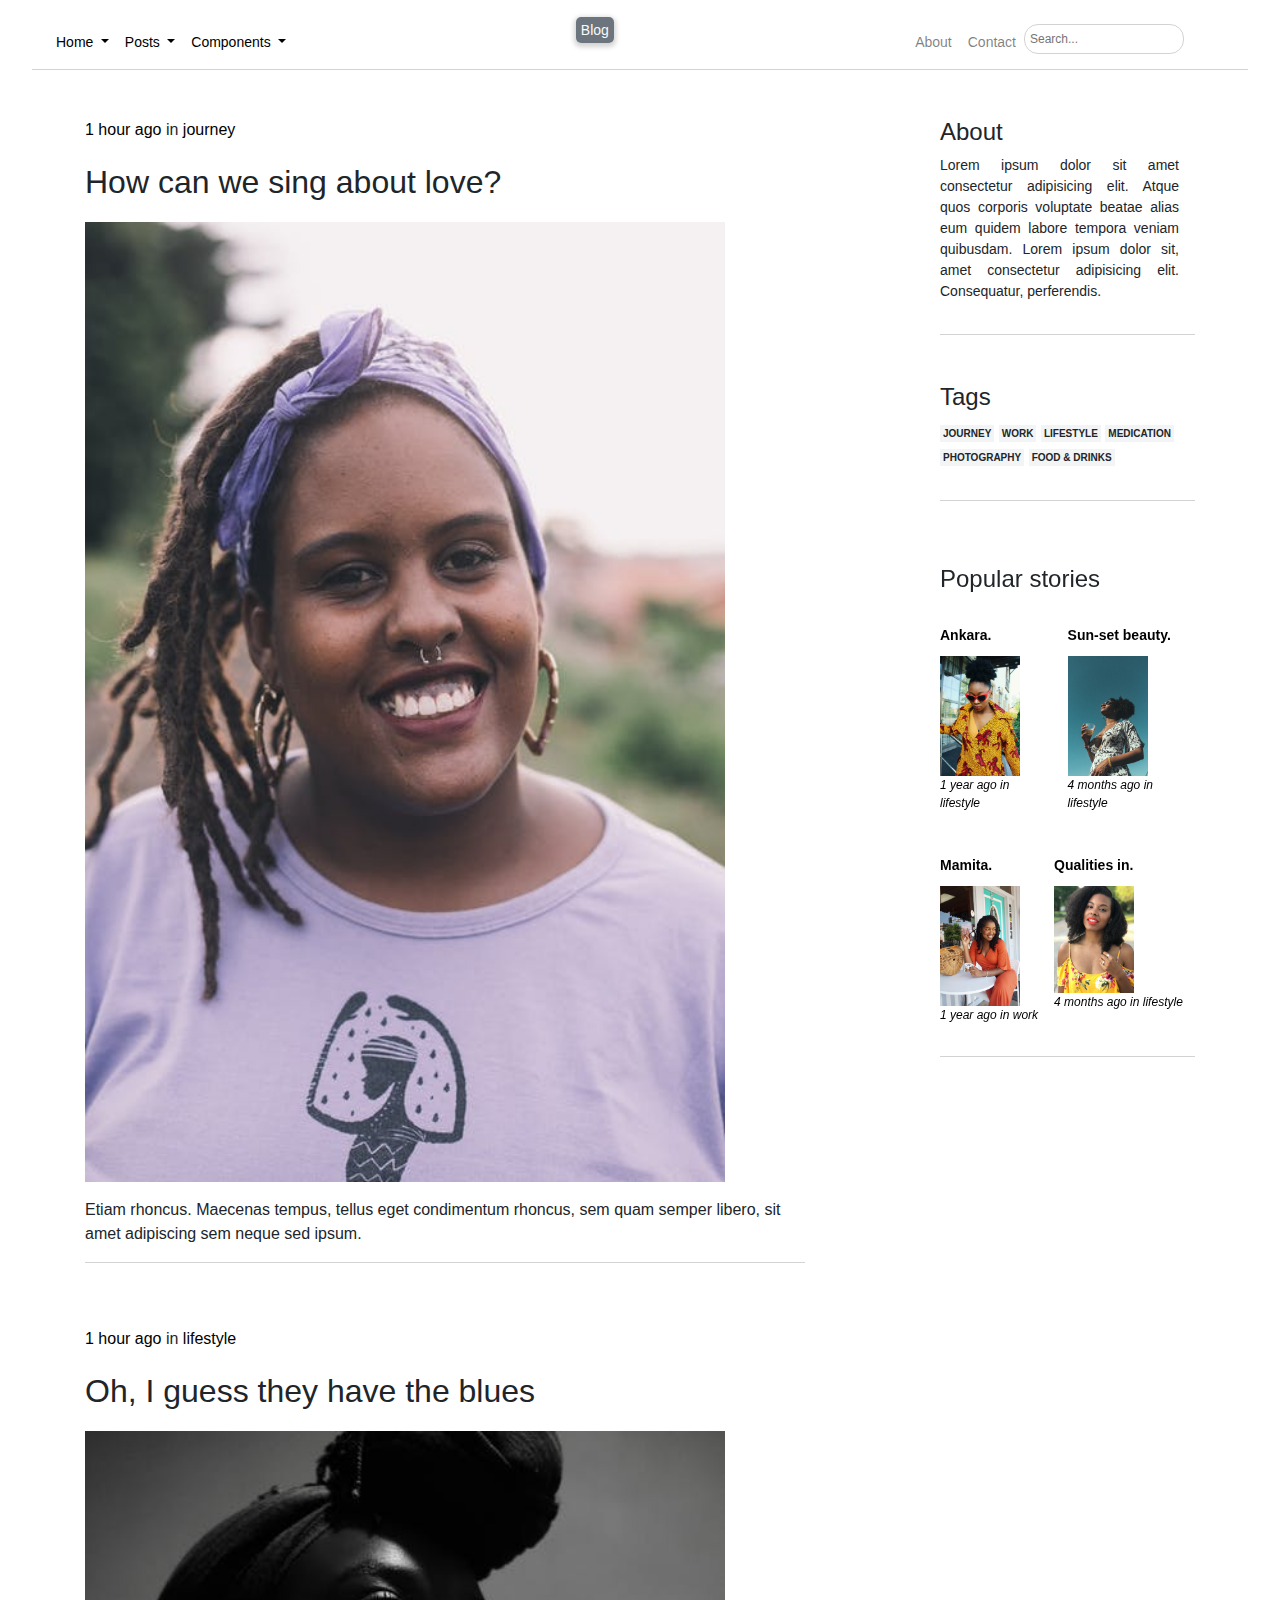
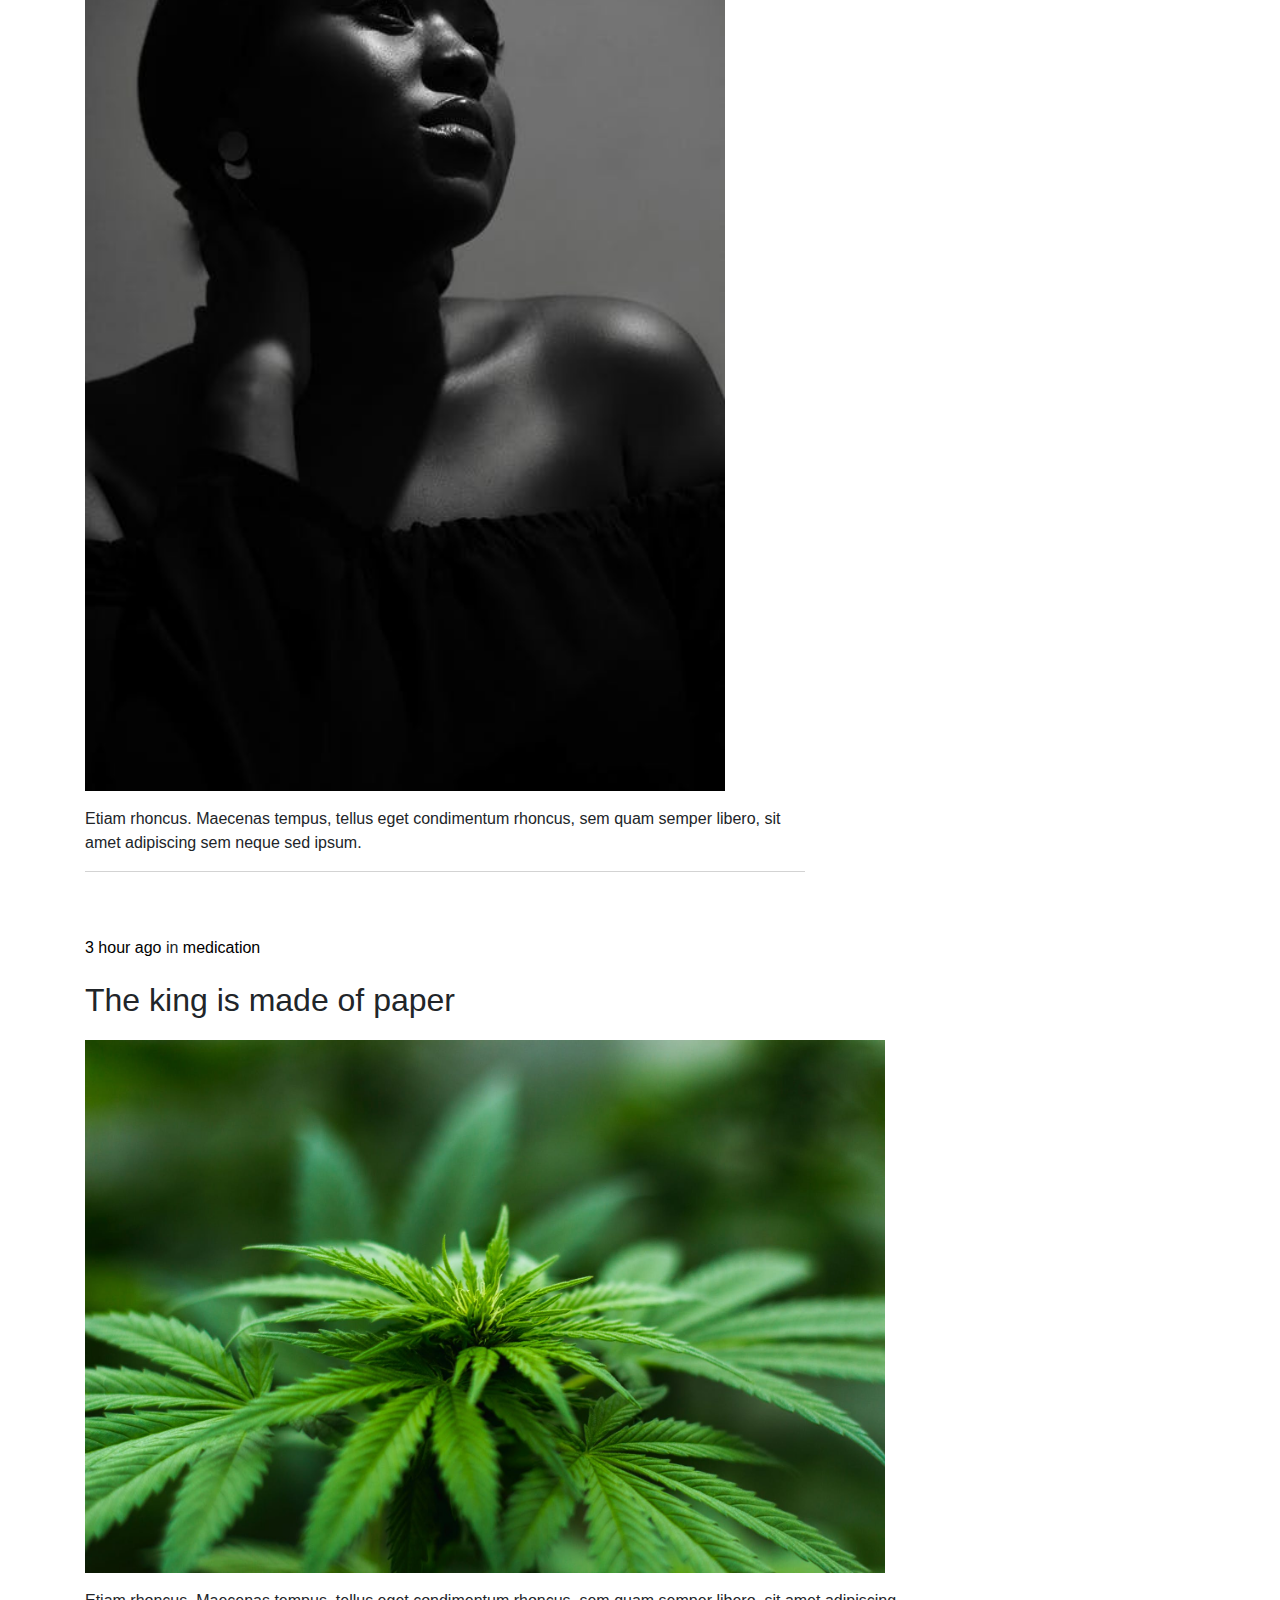
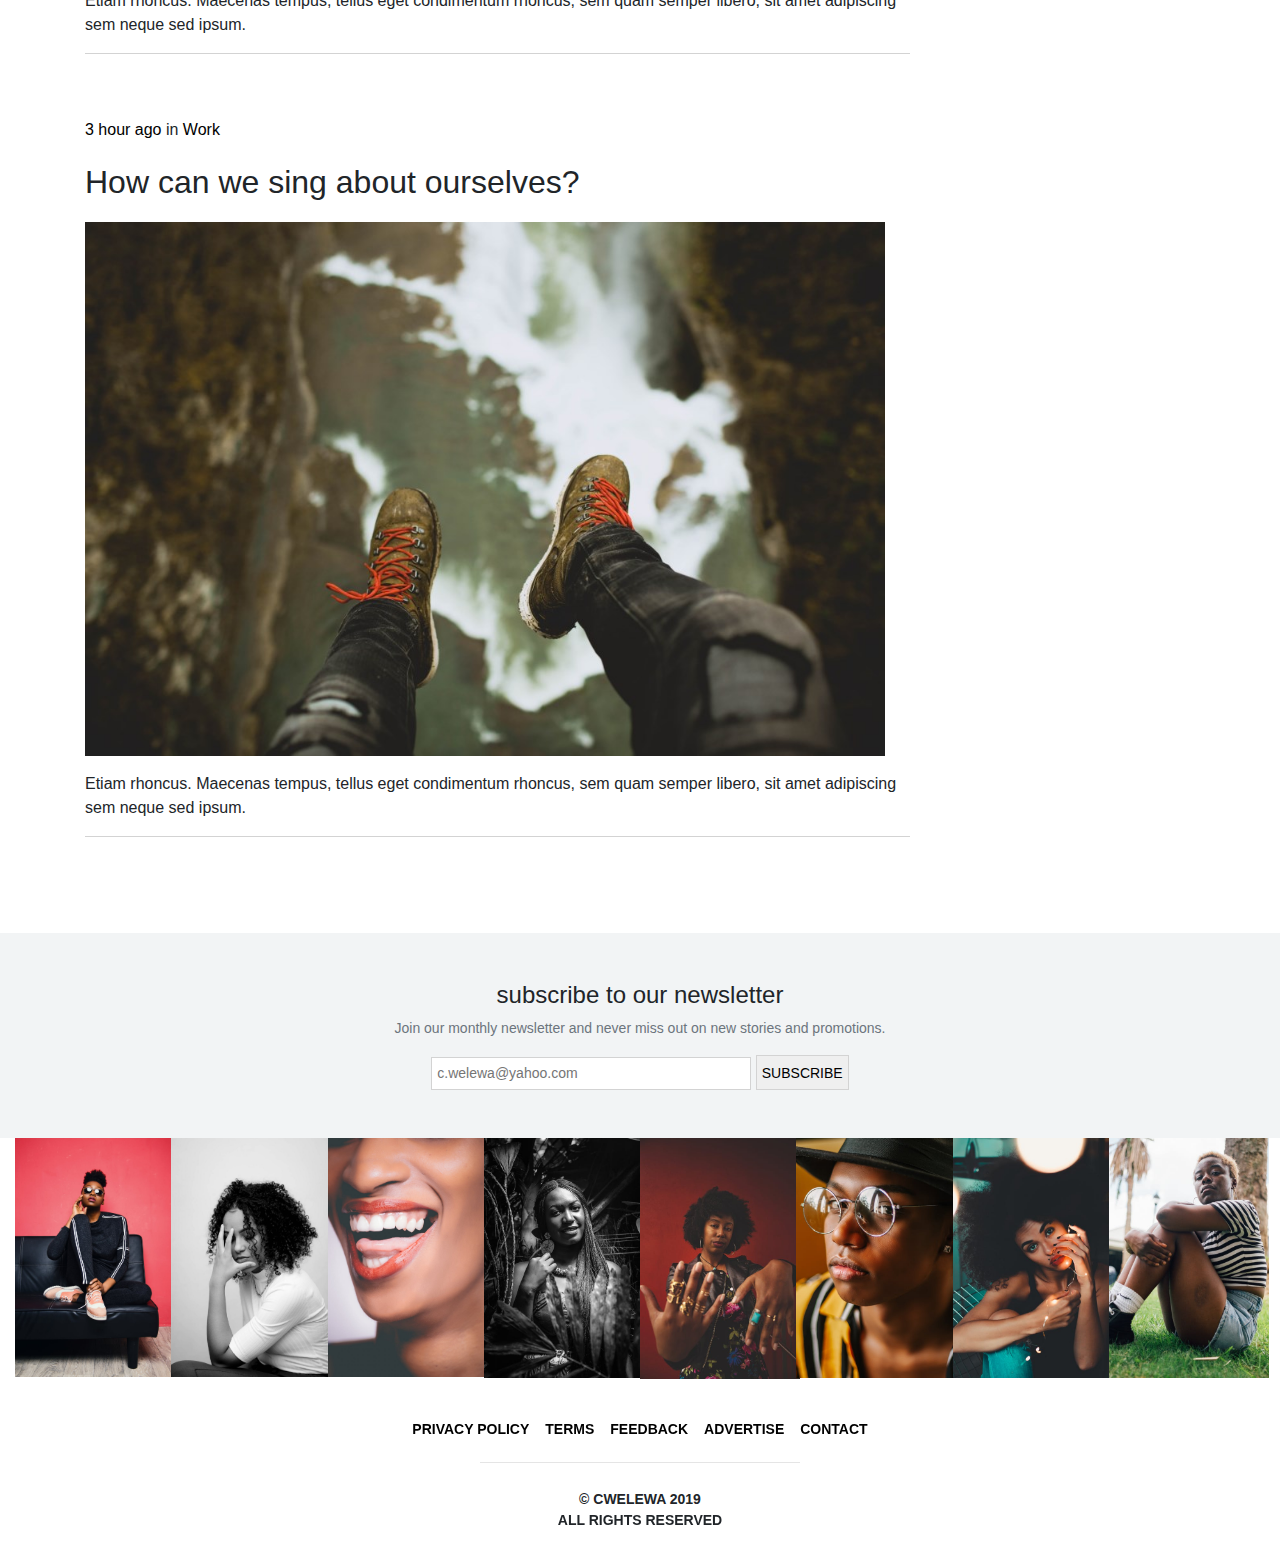
<file: index.html>
<!DOCTYPE html>
<html lang="en">
<head>
    <meta charset="UTF-8">
    <meta name="viewport" content="width=device-width, initial-scale=1.0">
    <meta http-equiv="X-UA-Compatible" content="ie=edge">
    <title>BlogPage.org</title>
    <link rel="stylesheet" href="css/style.css">
    <link rel="stylesheet" href="css/bootstrap.min.css">
    <link rel="stylesheet" href="https://stackpath.bootstrapcdn.com/bootstrap/4.3.1/css/bootstrap.min.css"
        integrity="sha384-ggOyR0iXCbMQv3Xipma34MD+dH/1fQ784/j6cY/iJTQUOhcWr7x9JvoRxT2MZw1T" crossorigin="anonymous">
        <link rel="stylesheet" href="css/font.css">
        <link rel="stylesheet" href="css/@media.css">
        <link rel="stylesheet" href="css/part-css.css">
        <link rel="icon" href="./img/photo-shop/SVG.png">    
</head>
<header>
    <nav class="nav-one navbar navbar-expand-lg navbar-light">
        <button class="navbar-toggler" type="button" data-toggle="collapse" data-target="#navbarNavDropdown"
            aria-controls="navbarNavDropdown" aria-expanded="false" aria-label="Toggle navigation">
            <span class="navbar-toggler-icon"></span>
        </button>
        <div class="collapse navbar-collapse text-dark" id="navbarNavDropdown">
            <ul class="navbar-nav">
                <li class="nav-item">
                    <a class="nav-link dropdown-toggle" href="#" id="navbarLink" role="button" data-toggle="dropdown"
                        aria-haspopup="true" aria-expanded="false">
                        Home
                    </a>
                    <div class="dropdown-menu" aria-labelledby="navbarLink">
                        <a class="dropdown-item" href="#">One column</a>
                        <a class="dropdown-item" href="#">#</a>
                        <a class="dropdown-item" href="#">#</a>
                    </div>
                </li>
                <li class="nav-item">
                    <a class="nav-link dropdown-toggle" href="#" id="navbarLink" role="button" data-toggle="dropdown"
                        aria-haspopup="true" aria-expanded="false">
                        Posts
                    </a>
                    <div class="dropdown-menu" aria-labelledby="navbarLink">
                        <a class="dropdown-item" href="file:///C:/Users/USER/Desktop/PROJECTSs/milo%20projects/blog-part.html">New Story</a>
                        <a class="dropdown-item" href="#">#</a>
                        <a class="dropdown-item" href="#">#</a>
                    </div>
                </li>
                <li class="nav-item dropdown">
                    <a class="nav-link dropdown-toggle" href="#" id="navbarLink" role="button" data-toggle="dropdown"
                        aria-haspopup="true" aria-expanded="false">
                        Components
                    </a>
                    <div class="dropdown-menu" aria-labelledby="navbarLink">
                        <a class="dropdown-item" href="#">New Story</a>
                        <a class="dropdown-item" href="#">#</a>
                        <a class="dropdown-item" href="#">#</a>
                    </div>
                </li>
            </ul>
        </div>
        <div class="navbrand mx-auto" id="brand">
            <a class="navbar-brand" href="#"></a>
            <span class="nav-span bg-secondary text-light">Blog</span>
        </div>
        <!-- <button class="navbar-toggler" type="button" data-toggle="collapse" data-target="#navbarNavDropdown" aria-controls="navbarNavDropdown" aria-expanded="false" aria-label="Toggle navigation">
            <span class="navbar-toggler-icon"></span>
          </button> -->
        <div class="collapse navbar-collapse text-dark" id="navbarNavDropdown">
            <ul class="navbar-nav ml-auto mr-5">
                <li class="nav-item">
                    <a class="nav-link" href="#">About</a>
                </li>
                <li class="nav-item">
                    <a class="nav-link" href="#">Contact</a>
                </li>
                <li class="nav-input nav-item">
                    <input class="input-search" type="text" placeholder="Search..." >
                </li>
            </ul>
        </div>
    </nav>
</header>
<body    <section>
        <div class="container mt-5">
            <div class="row">
                <div class="col-sm col-md-9">
                   <div class="card-section">
                       <div class="card-an">
                           <p><a href="#">1 hour ago</a> in <a href="#">journey</a></p>
                           <p>How can we sing about love?</p>
                       </div>
                       <div class="card-imgg">
                           <a href="#">
                            <img src="./img/footer-img/nose-ring.jpeg" alt="">
                           </a>
                           <p class="mt-3">Etiam rhoncus. Maecenas tempus, tellus eget condimentum rhoncus, sem quam semper libero, sit amet adipiscing sem neque sed ipsum. </p>
                       </div>
                   </div>
                    <div class="card-section">
                       <div class="card-an">
                           <p><a href="#">1 hour ago</a> in <a href="#">lifestyle</a></p>
                           <p>Oh, I guess they have the blues</p>
                      </div>
                       <div class="card-imgg">
                           <a href="#">
                            <img src="./img/sidebar3.jpeg" alt="">
                           </a>
                           <p class="mt-3">Etiam rhoncus. Maecenas tempus, tellus eget condimentum rhoncus, sem quam semper libero, sit amet adipiscing sem neque sed ipsum. </p>
                       </div>
                   </div>
                   <div class="card-section-part">
                       <div class="card-an">
                           <p><a href="#">3 hour ago</a> in <a href="#">medication</a></p>
                           <p>The king is made of paper</p>
                       </div>
                       <div class="card-imgg">
                           <a href="#">
                            <img src="./img/melodies.jpeg" alt="">
                           </a>
                           <p class="mt-3">Etiam rhoncus. Maecenas tempus, tellus eget condimentum rhoncus, sem quam semper libero, sit amet adipiscing sem neque sed ipsum. </p>
                       </div>
                   </div>
                   <div class="card-section-part" id="card-last">
                       <div class="card-an">
                           <p><a href="#">3 hour ago</a> in <a href="#">Work</a></p>
                           <p>How can we sing about ourselves?</p>
                       </div>
                       <div class="card-imgg">
                           <a href="#">
                            <img src="./img/img2.jpg" alt="">
                           </a>
                           <p class="mt-3">Etiam rhoncus. Maecenas tempus, tellus eget condimentum rhoncus, sem quam semper libero, sit amet adipiscing sem neque sed ipsum. </p>
                       </div>
                   </div>
                </div>
                <div class="col-sm col-md-3">
                    <aside>
                        <div>
                            <div class="about-section">
                                <h4>About</h4>
                                <p class="">Lorem ipsum dolor sit amet consectetur adipisicing elit. Atque quos corporis voluptate beatae alias eum quidem labore tempora veniam quibusdam. Lorem ipsum dolor sit, amet consectetur adipisicing elit. Consequatur, perferendis.</p>
                            </div>                           
                        </div>
                  </aside>
                    <aside class="tagStart">
                        <div>
                            <div class="tag-section">
                                <h4>Tags</h4>
                                <span>JOURNEY</span>
                                <span>WORK</span>
                                <span>LIFESTYLE</span>
                                <span>MEDICATION</span>
                                <span>PHOTOGRAPHY</span>
                                <span>FOOD & DRINKS</span>
                            </div>
                        </div>                       
                    </aside>
                    <aside class="side-aside">
                         <div>
                            <div class="side-section">
                                <h4>Popular stories</h4>
                                <div class="sectionOff d-flex">
                                    <div class="mr-3">
                                        <a href="#">
                                            <p class="text">Ankara.</p>
                                            <img src="./img/sidePart2.jpeg" alt="">
                                            <p><em>1 year ago in lifestyle</em></p>
                                        </a>
                                    </div>
                                    <div>
                                        <a href="#">
                                            <p class="text">Sun-set beauty.</p>
                                            <img src="./img/sidePart1.jpeg" alt="">
                                            <p><em>4 months ago in lifestyle</em></p>
                                        </a>
                                    </div>
                                </div>
                                <div class="sectionOf d-flex">
                                    <div class="mr-3">
                                        <a href="#">
                                            <p class="text">Mamita.</p>
                                            <img src="./img/sidebar2.jpeg" alt="">
                                            <p><em>1 year ago in work</em></p>
                                        </a>
                                    </div>
                                    <div>
                                        <a href="#">
                                            <p class="text">Qualities in.</p>
                                            <img src="./img/sidebar4.jpeg" alt="">
                                            <p><em>4 months ago in lifestyle</em></p>
                                        </a>
                                    </div>
                                </div>
                            </div>
                        </div>
                    </aside>
                </div>
            </div>
        </div>
    </section>
    <section>
        <div class="input-section text-center">
            <h4>subscribe to our newsletter</h4>
            <p class="text-muted">Join our monthly newsletter and never miss out on new stories and promotions.</p>
            <input type="text" placeholder="c.welewa@yahoo.com">
            <button>SUBSCRIBE</button>
        </div>
        <div class="container-fluid">
            <div class="row no-gutters">
                <div class="col-sm col-md-6" id="footer-img">
                    <div class="row no-gutters">
                        <div class="col-3">
                            <div>
                                <img src="./img/footer-img/on-glasses.jpeg" alt="">
                            </div>
                        </div>
                        <div class="col-3">
                            <div>
                                <img src="./img/footer-img/face-down.jpeg" alt="">
                            </div>
                        </div>
                        <div class="col-3">
                            <div>
                                <img src="./img/footer-img/fine-dent.jpeg" alt="">
                            </div>
                        </div>
                        <div class="col-3">
                            <div>
                                <img src="./img/footer-img/blaxc.jpeg" alt="">
                            </div>
                        </div>
                    </div>
                </div>
                <div class="col-sm col-md-6" id="footer-img">
                    <div class="row no-gutters">
                        <div class="col-3">
                            <div>
                                <img src="./img/footer-img/fingers.jpeg" alt="">
                            </div>
                        </div>
                        <div class="col-3">
                            <div>
                                <img src="./img/footer-img/on-glasses-two.jpeg" alt="">
                            </div>
                        </div>
                        <div class="col-3">
                            <div>
                                <img src="./img/footer-img/wiskey.jpeg" alt="">
                            </div>
                        </div>
                        <div class="col-3">
                            <div>
                                <img src="./img/footer-img/shorts.jpeg" alt="">
                            </div>
                        </div>
                    </div>
                </div>
            </div>
        </div>
    </section>

    <script src="https://code.jquery.com/jquery-3.3.1.slim.min.js"
        integrity="sha384-q8i/X+965DzO0rT7abK41JStQIAqVgRVzpbzo5smXKp4YfRvH+8abtTE1Pi6jizo"
        crossorigin="anonymous"></script>
    <script src="https://cdnjs.cloudflare.com/ajax/libs/popper.js/1.14.7/umd/popper.min.js"
        integrity="sha384-UO2eT0CpHqdSJQ6hJty5KVphtPhzWj9WO1clHTMGa3JDZwrnQq4sF86dIHNDz0W1"
        crossorigin="anonymous"></script>
    <script src="https://stackpath.bootstrapcdn.com/bootstrap/4.3.1/js/bootstrap.min.js"
        integrity="sha384-JjSmVgyd0p3pXB1rRibZUAYoIIy6OrQ6VrjIEaFf/nJGzIxFDsf4x0xIM+B07jRM"
        crossorigin="anonymous"></script>
</body>
<footer class="footer-section-part">
   <div class="#">
        <nav class="nav-ul navbar navbar-expand">
            <ul class="navbar-nav mr-auto ml-auto mt-4">
                <li class="list-nav nav-item"><a href="#" class="nav-link">PRIVACY POLICY</a></li>
                <li class="list-nav nav-item"><a href="#" class="nav-link">TERMS</a></li>
                <li class="list-nav nav-item"><a href="#" class="nav-link">FEEDBACK</a></li>
                <li class="list-nav nav-item"><a href="#" class="nav-link">ADVERTISE</a></li>
                <li class="list-nav nav-item"><a href="#" class="nav-link">CONTACT</a></li>
            </ul>
        </nav>
        <hr>
    </div>
    <div class="footer-section">
        <div>
            <p>© CWELEWA 2019</p>
            <p>ALL RIGHTS RESERVED</p>
        </div>
    </div>
</footer>
</html>
</file>
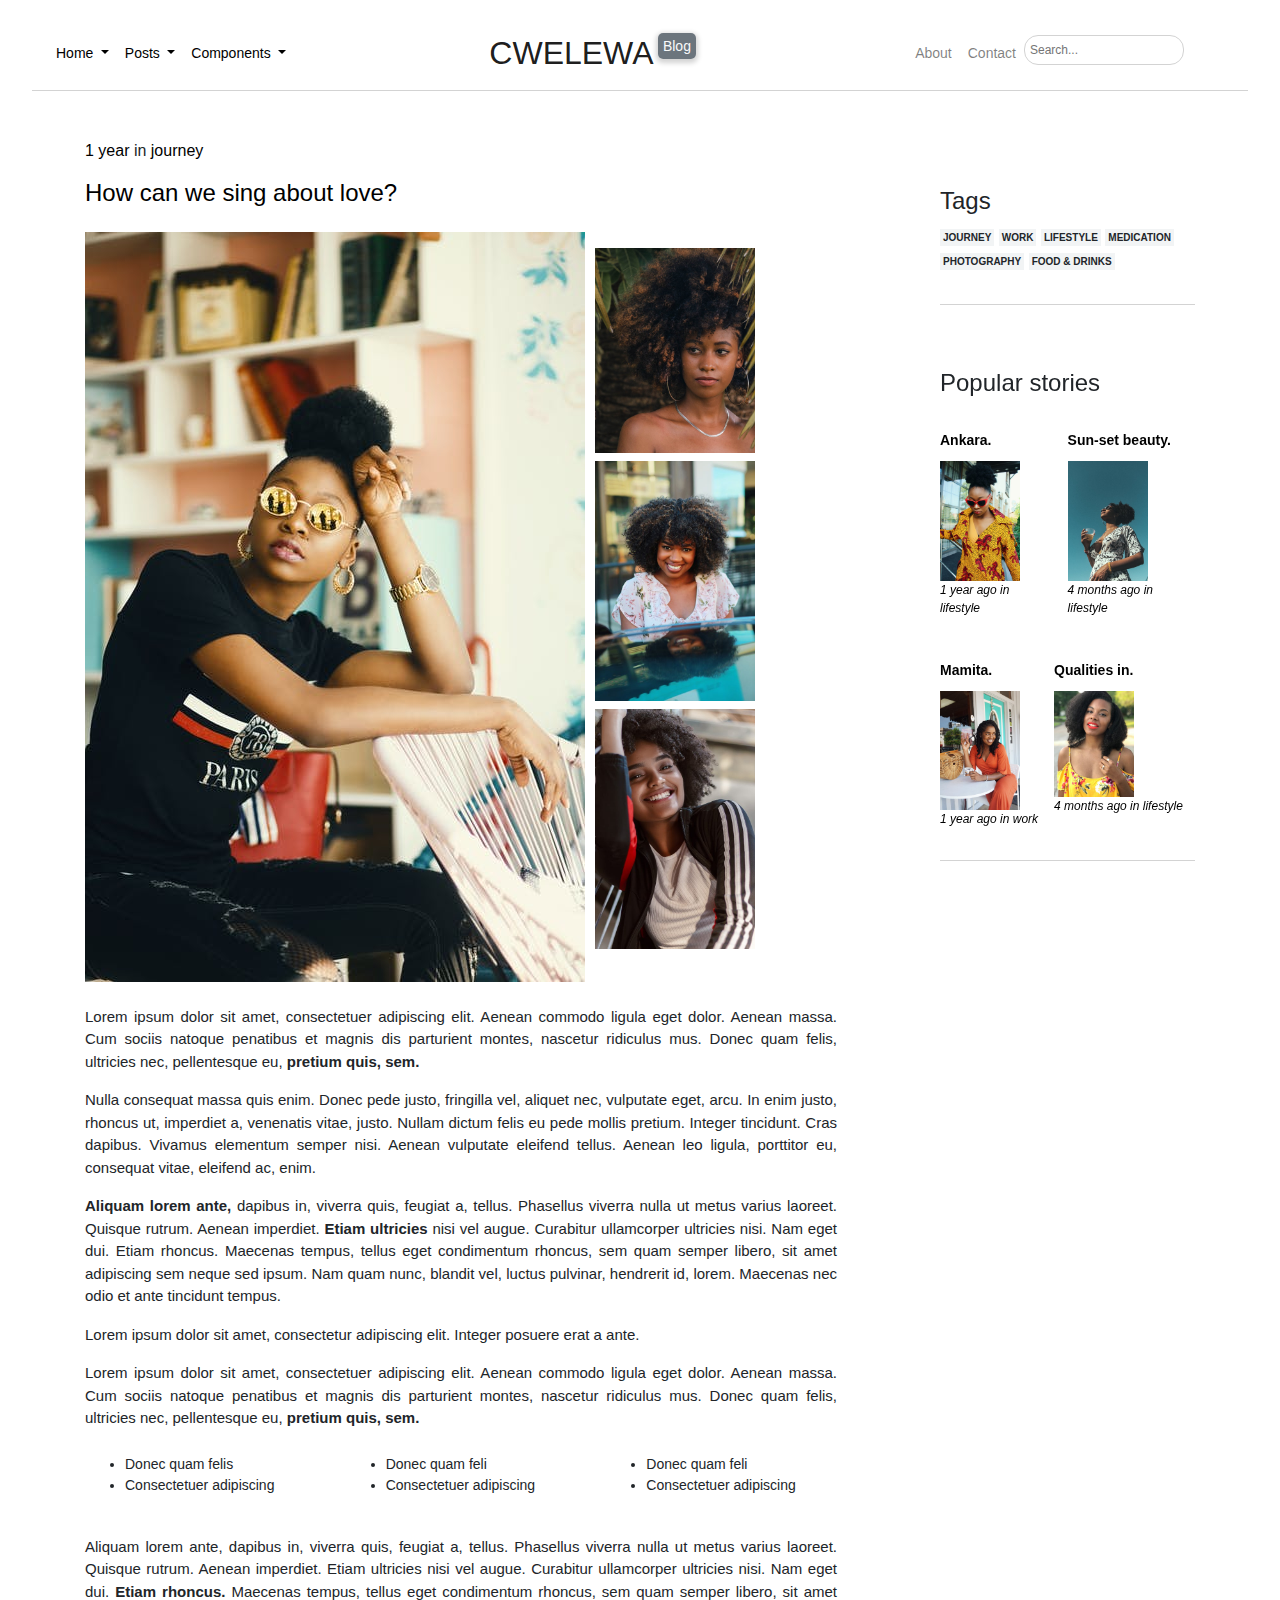
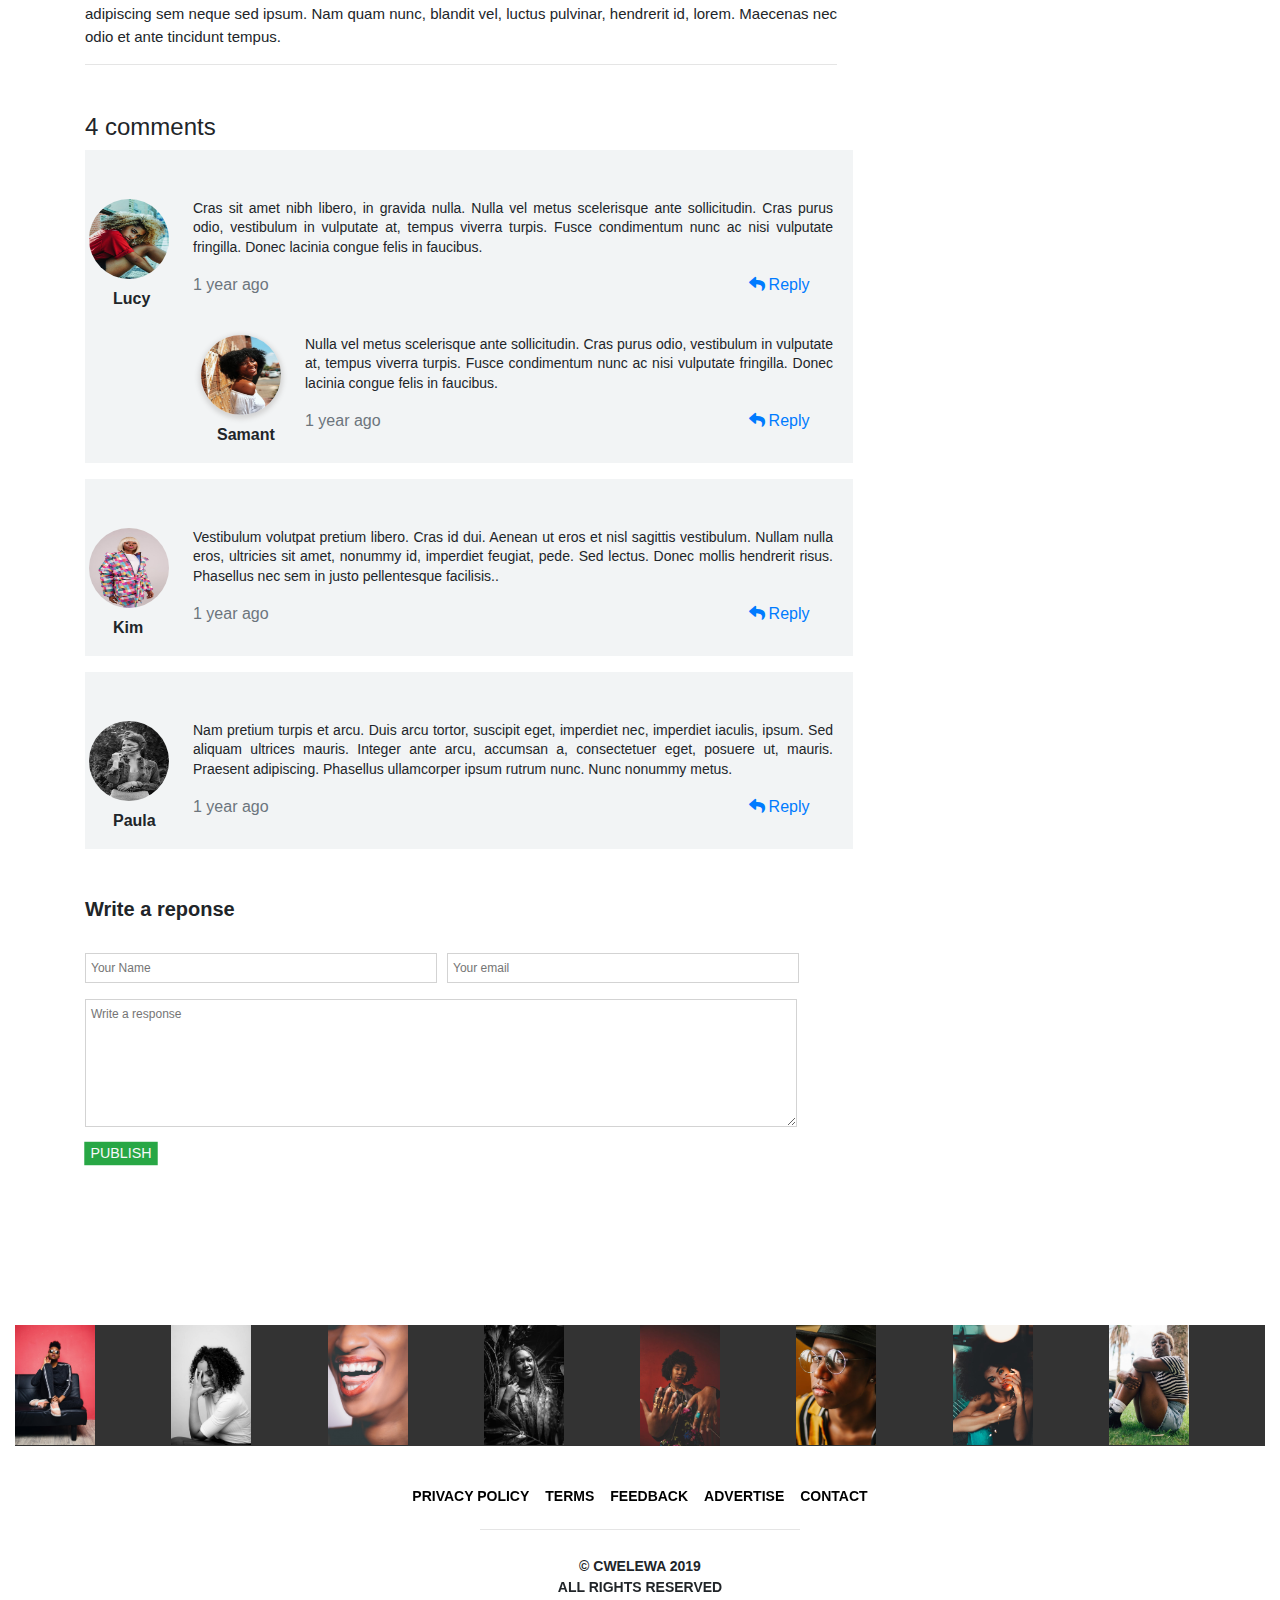
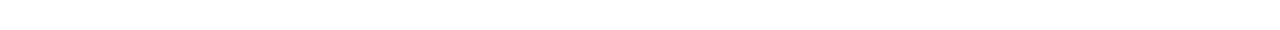
<file: blog-part.html>
<!DOCTYPE html>
<html lang="en">
<head>
    <meta charset="UTF-8">
    <meta name="viewport" content="width=device-width, initial-scale=1.0">
    <meta http-equiv="X-UA-Compatible" content="ie=edge">
    <title>BlogPage.org</title>
    <link rel="stylesheet" href="css/part-css.css">
    <link rel="stylesheet" href="css/style.css">
    <link rel="stylesheet" href="css/bootstrap.min.css">
    <link rel="stylesheet" href="https://stackpath.bootstrapcdn.com/bootstrap/4.3.1/css/bootstrap.min.css"
        integrity="sha384-ggOyR0iXCbMQv3Xipma34MD+dH/1fQ784/j6cY/iJTQUOhcWr7x9JvoRxT2MZw1T" crossorigin="anonymous">
    <link rel="stylesheet" href="css/font.css">
    <link rel="stylesheet" href="css/@media.css">
    <link rel="icon" href="./img/photo-shop/SVG.png">
</head>
<header>
    <nav class="nav-one navbar navbar-expand-lg navbar-light">
        <button class="navbar-toggler" type="button" data-toggle="collapse" data-target="#navbarNavDropdown"
            aria-controls="navbarNavDropdown" aria-expanded="false" aria-label="Toggle navigation">
            <span class="navbar-toggler-icon"></span>
        </button>
        <div class="collapse navbar-collapse text-dark" id="navbarNavDropdown">
            <ul class="navbar-nav">
                <li class="nav-item">
                    <a class="nav-link dropdown-toggle" href="#" id="navbarLink" role="button" data-toggle="dropdown"
                        aria-haspopup="true" aria-expanded="false">
                        Home
                    </a>
                    <div class="dropdown-menu" aria-labelledby="navbarLink">
                        <a class="dropdown-item" href="#">One column</a>
                        <a class="dropdown-item" href="#">#</a>
                        <a class="dropdown-item" href="#">#</a>
                    </div>
                </li>
                <li class="nav-item">
                    <a class="nav-link dropdown-toggle" href="#" id="navbarLink" role="button" data-toggle="dropdown"
                        aria-haspopup="true" aria-expanded="false">
                        Posts
                    </a>
                    <div class="dropdown-menu" aria-labelledby="navbarLink">
                        <a class="dropdown-item" href="#">New Story</a>
                        <a class="dropdown-item" href="#">#</a>
                        <a class="dropdown-item" href="#">#</a>
                    </div>
                </li>
                <li class="nav-item dropdown">
                    <a class="nav-link dropdown-toggle" href="#" id="navbarLink" role="button" data-toggle="dropdown"
                        aria-haspopup="true" aria-expanded="false">
                        Components
                    </a>
                    <div class="dropdown-menu" aria-labelledby="navbarLink">
                        <a class="dropdown-item" href="#">New Story</a>
                        <a class="dropdown-item" href="#">#</a>
                        <a class="dropdown-item" href="#">#</a>
                    </div>
                </li>
            </ul>
        </div>
        <div class="navbrand mx-auto" id="brand">
            <a class="navbar-brand" href="#">CWELEWA</a>
            <span class="nav-span bg-secondary text-light">Blog</span>
        </div>
        <!-- <button class="navbar-toggler" type="button" data-toggle="collapse" data-target="#navbarNavDropdown" aria-controls="navbarNavDropdown" aria-expanded="false" aria-label="Toggle navigation">
            <span class="navbar-toggler-icon"></span>
          </button> -->
        <div class="collapse navbar-collapse text-dark" id="navbarNavDropdown">
            <ul class="navbar-nav ml-auto mr-5">
                <li class="nav-item">
                    <a class="nav-link" href="#">About</a>
                </li>
                <li class="nav-item">
                    <a class="nav-link" href="#">Contact</a>
                </li>
                <li class="nav-input nav-item">
                    <input class="input-search" type="text" placeholder="Search..." >
                </li>
            </ul>
        </div>
    </nav>
</header>    
<body>
    <section class="part-section">
        <div class="container mt-5">
            <div class="row">
                <div class="part-of-part col-sm col-md-9">
                    <div class="part-anchor">
                        <p><a href="#">1 year</a> in <a href="#">journey</a></p>
                        <h4><a href="#">How can we sing about love?</a></h4>
                    </div>
                    <div class="d-flex">
                        <div>
                            <a href="#">
                                <img src="./img/photo-shop/img1.jpeg" alt="">
                            </a>
                        </div>
                        <div class="img-head-two">
                            <a href="#">
                                <img src="./img/footer-img/palm.jpeg" class="mt-3" alt="">
                            </a>
                            <a href="#">
                                <img src="./img/photo-shop/img7.jpeg" class="mt-2" alt="">
                            </a>
                            <a href="#">
                                <img src="./img/photo-shop/img5.jpeg" class="mt-2" alt="">
                            </a>
                        </div>                        
                    </div>
                    <div class="parag-section">
                        <p class="text-justify">Lorem ipsum dolor sit amet, consectetuer adipiscing elit. Aenean commodo ligula eget dolor.
                            Aenean massa. Cum sociis natoque penatibus et magnis dis parturient montes, nascetur ridiculus mus. Donec quam
                            felis, ultricies nec, pellentesque eu, <b>pretium quis, sem.</b></p>
                        <p class="text-justify">Nulla consequat massa quis enim. Donec pede justo, fringilla vel, aliquet nec, vulputate
                            eget, arcu. In enim justo, rhoncus ut, imperdiet a, venenatis vitae, justo. Nullam dictum felis eu pede mollis
                            pretium. Integer tincidunt. Cras dapibus. Vivamus elementum semper nisi. Aenean vulputate eleifend tellus.
                            Aenean leo ligula, porttitor eu, consequat vitae, eleifend ac, enim.</p>
                        <p class="text-justify"><b>Aliquam lorem ante,</b> dapibus in, viverra quis, feugiat a, tellus. Phasellus viverra
                            nulla ut metus varius laoreet. Quisque rutrum. Aenean imperdiet. <b>Etiam ultricies </b>nisi vel augue.
                            Curabitur ullamcorper ultricies nisi. Nam eget dui. Etiam rhoncus. Maecenas tempus, tellus eget condimentum
                            rhoncus, sem quam semper libero, sit amet adipiscing sem neque sed ipsum. Nam quam nunc, blandit vel, luctus
                            pulvinar, hendrerit id, lorem. Maecenas nec odio et ante tincidunt tempus.</p>
                        <p class="text-justify">Lorem ipsum dolor sit amet, consectetur adipiscing elit. Integer posuere erat a ante.</p>
                        <p class="text-justify">Lorem ipsum dolor sit amet, consectetuer adipiscing elit. Aenean commodo ligula eget dolor.
                            Aenean massa. Cum sociis natoque penatibus et magnis dis parturient montes, nascetur ridiculus mus. Donec quam
                            felis, ultricies nec, pellentesque eu, <b>pretium quis, sem.</b></p>
                        <div class="table-section mt-4 mb-4">
                            <div class="row">
                                <div class="col-md-4">
                                    <ul>
                                        <li>Donec quam felis</li>
                                        <li>Consectetuer adipiscing</li>
                                    </ul>
                                </div>
                                <div class="col-md-4">
                                    <ul>
                                        <li>Donec quam feli</li>
                                        <li>Consectetuer adipiscing</li>
                                    </ul>
                                </div>
                                <div class="col-md-4">
                                    <ul>
                                        <li>Donec quam feli</li>
                                        <li>Consectetuer adipiscing</li>
                                    </ul>
                                </div>
                            </div>
                        </div>
                        <p class="text-justify">Aliquam lorem ante, dapibus in, viverra quis, feugiat a, tellus. Phasellus viverra nulla ut
                            metus varius laoreet. Quisque rutrum. Aenean imperdiet. Etiam ultricies nisi vel augue. Curabitur ullamcorper
                            ultricies nisi. Nam eget dui. <b>Etiam rhoncus.</b> Maecenas tempus, tellus eget condimentum rhoncus, sem quam
                            semper libero, sit amet adipiscing sem neque sed ipsum. Nam quam nunc, blandit vel, luctus pulvinar, hendrerit
                            id, lorem. Maecenas nec odio et ante tincidunt tempus.</p>
                            <hr>
                    </div>  
                    
                    <div class="">
                        <div class="comment-section">
                            <h4>4 comments</h4>
                            <div class="comment-section-part">
                                <div class="section-section d-flex mt-5">
                                    <div>
                                        <img class="rounded-circle" src="./img/photo-shop/img6.jpeg" alt="">
                                        <p class="ml-4 mt-2"><b>Lucy</b></p>
                                    </div>
                                    <div>
                                        <p class="parag-part-part text-justify ml-4">Cras sit amet nibh libero, in gravida nulla. Nulla vel
                                            metus scelerisque ante sollicitudin. Cras purus odio, vestibulum in vulputate at, tempus viverra
                                            turpis. Fusce condimentum nunc ac nisi vulputate fringilla. Donec lacinia congue felis in
                                            faucibus.</p>
                                        <div class="d-flex">
                                            <div class="ml-4">
                                                <p class="text-muted">1 year ago</p>
                                            </div>
                                            <div class="parag-section-part">
                                                <a href="#">
                                                    <p class="#"><i class="fas fa-reply mr-1"></i>Reply</p>
                                                </a>
                                            </div>
                                        </div>
                                    </div>
                                </div>
                                <div class="section-section-part d-flex mt-2">
                                    <div>
                                        <img class="rounded-circle" src="./img/footer-img/samant.jpeg" alt="">
                                        <p class="ml-3 mt-2"><b>Samant</b></p>
                                    </div>
                                    <div>
                                        <p class="parag-part-part-parag text-justify ml-4">Nulla vel metus scelerisque ante sollicitudin. Cras purus odio, vestibulum in vulputate at, tempus viverra turpis. Fusce condimentum nunc ac nisi vulputate fringilla. Donec lacinia congue felis in faucibus.</p>
                                        <div class="d-flex">
                                            <div class="ml-4">
                                                <p class="text-muted">1 year ago</p>
                                            </div>
                                            <div class="parag-section-part-part">
                                                <a href="#">
                                                    <p class="#"><i class="fas fa-reply mr-1"></i>Reply</p>
                                                </a>
                                            </div>
                                        </div>
                                    </div>
                                </div>
                            </div>
                            <div class="comment-section-part mt-3">
                                <div class="section-section d-flex mt-5">
                                    <div>
                                        <img class="rounded-circle" src="./img/photo-shop/img8.jpeg" alt="">
                                        <p class="ml-4 mt-2"><b>Kim</b></p>
                                    </div>
                                    <div>
                                        <p class="parag-part-part text-justify ml-4">Vestibulum volutpat pretium libero. Cras id dui. Aenean ut eros et nisl sagittis vestibulum. Nullam nulla eros, ultricies sit amet, nonummy id, imperdiet feugiat, pede. Sed lectus. Donec mollis hendrerit risus. Phasellus nec sem in justo pellentesque facilisis..</p>
                                        <div class="d-flex">
                                            <div class="ml-4">
                                                <p class="text-muted">1 year ago</p>
                                            </div>
                                            <div class="parag-section-part">
                                                <a href="#">
                                                    <p class="#"><i class="fas fa-reply mr-1"></i>Reply</p>
                                                </a>
                                            </div>
                                        </div>
                                    </div>
                                </div>
                            </div>
                            <div class="comment-section-part mt-3">
                                <div class="section-section d-flex mt-5">
                                    <div>
                                        <img class="rounded-circle" src="./img/photo-shop/img4.jpeg" alt="">
                                        <p class="ml-4 mt-2"><b>Paula</b></p>
                                    </div>
                                    <div>
                                        <p class="parag-part-part text-justify ml-4">Nam pretium turpis et arcu. Duis arcu tortor, suscipit eget, imperdiet nec, imperdiet iaculis, ipsum. Sed aliquam ultrices mauris. Integer ante arcu, accumsan a, consectetuer eget, posuere ut, mauris. Praesent adipiscing. Phasellus ullamcorper ipsum rutrum nunc. Nunc nonummy metus.</p>
                                        <div class="d-flex">
                                            <div class="ml-4">
                                                <p class="text-muted">1 year ago</p>
                                            </div>
                                            <div class="parag-section-part">
                                                <a href="#">
                                                    <p class="#"><i class="fas fa-reply mr-1"></i>Reply</p>
                                                </a>
                                            </div>
                                        </div>
                                    </div>
                                </div>
                            </div>
                        </div>
                    </div>
                    <div>
                        <div class="input-input">
                            <h5><b>Write a reponse</b></h5>
                            <div class="d-flex" id="input-section">
                                <div class="">
                                    <input type="text" id="" placeholder="Your Name">
                                </div>
                                <div class="">
                                    <input type="email" name="dateStuff" id="dateItem" placeholder="Your email">
                                </div>                                
                            </div>
                            <textarea name="" id="textareaItem" placeholder="Write a response" cols="30" rows="10"></textarea>
                           <br>
                            <button class="bg-success text-light mt-2" type="submit">PUBLISH</button>
                        </div>
                    </div>
                </div>


                <div class="col-sm col-md-3">
                    <aside>
                        <div>
                            <!-- <div class="about-section">
                                <h4>About</h4>
                                <p class="">Lorem ipsum dolor sit amet consectetur adipisicing elit. Atque quos corporis
                                    voluptate beatae alias eum quidem labore tempora veniam quibusdam. Lorem ipsum dolor
                                    sit, amet consectetur adipisicing elit. Consequatur, perferendis.</p>
                            </div> -->
                        </div>
                    </aside>
                    <aside class="tagStart">
                        <div>
                            <div class="tag-section">
                                <h4>Tags</h4>
                                <span>JOURNEY</span>
                                <span>WORK</span>
                                <span>LIFESTYLE</span>
                                <span>MEDICATION</span>
                                <span>PHOTOGRAPHY</span>
                                <span>FOOD & DRINKS</span>
                            </div>
                        </div>
                    </aside>
                    <aside class="side-aside">
                        <div>
                            <div class="side-section">
                                <h4>Popular stories</h4>
                                <div class="sectionOff d-flex">
                                    <div class="mr-3">
                                        <a href="#">
                                            <p class="text">Ankara.</p>
                                            <img src="./img/sidePart2.jpeg" alt="">
                                            <p><em>1 year ago in lifestyle</em></p>
                                        </a>
                                    </div>
                                    <div>
                                        <a href="#">
                                            <p class="text">Sun-set beauty.</p>
                                            <img src="./img/sidePart1.jpeg" alt="">
                                            <p><em>4 months ago in lifestyle</em></p>
                                        </a>
                                    </div>
                                </div>
                                <div class="sectionOf d-flex">
                                    <div class="mr-3">
                                        <a href="#">
                                            <p class="text">Mamita.</p>
                                            <img src="./img/sidebar2.jpeg" alt="">
                                            <p><em>1 year ago in work</em></p>
                                        </a>
                                    </div>
                                    <div>
                                        <a href="#">
                                            <p class="text">Qualities in.</p>
                                            <img src="./img/sidebar4.jpeg" alt="">
                                            <p><em>4 months ago in lifestyle</em></p>
                                        </a>
                                    </div>
                                </div>
                            </div>
                        </div>
                    </aside>
                </div>
            </div>
        </div>
    </section>
    <section>
        <!-- <div class="input-section text-center">
            <h4>subscribe to our newsletter</h4>
            <p class="text-muted">Join our monthly newsletter and never miss out on new stories and promotions.</p>
            <input type="text" placeholder="c.welewa@yahoo.com">
            <button>SUBSCRIBE</button>
        </div> -->
        <div class="container-fluid">
            <div class="row no-gutters">
                <div class="col-sm col-md-6" id="footer-img-img">
                    <div class="row no-gutters">
                        <div class="col-3">
                            <div>
                                <img src="./img/footer-img/on-glasses.jpeg" alt="">
                            </div>
                        </div>
                        <div class="col-3">
                            <div>
                                <img src="./img/footer-img/face-down.jpeg" alt="">
                            </div>
                        </div>
                        <div class="col-3">
                            <div>
                                <img src="./img/footer-img/fine-dent.jpeg" alt="">
                            </div>
                        </div>
                        <div class="col-3">
                            <div>
                                <img src="./img/footer-img/blaxc.jpeg" alt="">
                            </div>
                        </div>
                    </div>
                </div>
                <div class="col-sm col-md-6" id="footer-img-img">
                    <div class="row no-gutters">
                        <div class="col-3">
                            <div>
                                <img src="./img/footer-img/fingers.jpeg" alt="">
                            </div>
                        </div>
                        <div class="col-3">
                            <div>
                                <img src="./img/footer-img/on-glasses-two.jpeg" alt="">
                            </div>
                        </div>
                        <div class="col-3">
                            <div>
                                <img src="./img/footer-img/wiskey.jpeg" alt="">
                            </div>
                        </div>
                        <div class="col-3">
                            <div>
                                <img src="./img/footer-img/shorts.jpeg" alt="">
                            </div>
                        </div>
                    </div>
                </div>
            </div>
        </div>
    </section>





     <script src="https://code.jquery.com/jquery-3.3.1.slim.min.js"
        integrity="sha384-q8i/X+965DzO0rT7abK41JStQIAqVgRVzpbzo5smXKp4YfRvH+8abtTE1Pi6jizo"
        crossorigin="anonymous"></script>
    <script src="https://cdnjs.cloudflare.com/ajax/libs/popper.js/1.14.7/umd/popper.min.js"
        integrity="sha384-UO2eT0CpHqdSJQ6hJty5KVphtPhzWj9WO1clHTMGa3JDZwrnQq4sF86dIHNDz0W1"
        crossorigin="anonymous"></script>
    <script src="https://stackpath.bootstrapcdn.com/bootstrap/4.3.1/js/bootstrap.min.js"
        integrity="sha384-JjSmVgyd0p3pXB1rRibZUAYoIIy6OrQ6VrjIEaFf/nJGzIxFDsf4x0xIM+B07jRM"
        crossorigin="anonymous"></script>
</body>
<footer class="footer-section-part">
   <div class="#">
        <nav class="nav-ul navbar navbar-expand">
            <ul class="navbar-nav mr-auto ml-auto mt-4">
                <li class="list-nav nav-item"><a href="#" class="nav-link">PRIVACY POLICY</a></li>
                <li class="list-nav nav-item"><a href="#" class="nav-link">TERMS</a></li>
                <li class="list-nav nav-item"><a href="#" class="nav-link">FEEDBACK</a></li>
                <li class="list-nav nav-item"><a href="#" class="nav-link">ADVERTISE</a></li>
                <li class="list-nav nav-item"><a href="#" class="nav-link">CONTACT</a></li>
            </ul>
        </nav>
        <hr>
    </div>
    <div class="footer-section">
        <div>
            <p>© CWELEWA 2019</p>
            <p>ALL RIGHTS RESERVED</p>
        </div>
    </div>
</footer>
</html>
</file>
<file: css/style.css>
*{
    /* color: black; */

}
#navbarLink,
.nav-link{
    font-size: 14px;
    color: black;
}

.navbrand a{
    font-size: 2rem;
}
.nav-one{
    margin-top: 1rem;
    margin-left: 2rem;
    margin-right: 2rem;
    border-bottom: 1px solid lightgrey;
}
.nav-input input{
    border-radius: 14px;
    border: 1px lightgray solid;
    width: 10rem;
    padding: 5px 5px 5px 5px;
    font-size: 12px;
    /* color: #f2f4f5; */
    transition: 700ms ease-in-out;
}
.nav-input input:focus{
    width: 13rem;
}
.nav-input{
    /* border: 1px lightgrey solid; */
}
.card{
    /* border: none; */
}
.card-an p a{
    color: black;
    text-decoration: none;
}
.card-an p a:hover{
    color: turquoise;
}
.card-an p:nth-child(2){
    font-size: 2rem;
}
.card-section{
    border-bottom: 1px solid lightgray;
    margin-bottom: 4rem;
    width: 45rem;
}
.card-section img{
    width: 40rem;
    /* height: 50rem; */
}
.card-imgg a img{
    transition: 700ms ease-in-out;   
}
.card-imgg a img:hover{
    position: relative;
    /* bottom: 1rem; */
    transform: scale(1.02);
    box-shadow: 0 2px 5px 1px lightgrey;
}
.card-section-part img{
    width: 50rem;
    /* height: 50rem; */
}
.card-section-part{
    border-bottom: 1px solid lightgray;
    margin-bottom:  4rem;
}

/*  */
.about-section p{
    font-size: 14px;
    border-bottom: 1px solid lightgray;
    padding-bottom: 2rem;
    padding-right: 1rem;
    text-align: justify;
}
.tag-section{
    border-bottom: 1px solid lightgray;
    padding-bottom: 2rem;
    margin-top: 2rem;
    padding-top: 1rem;
}
.tag-section span{
    background-color: #f2f4f5;
    font-size: 10px;
    font-weight: bold;
    padding: 3px 3px 3px 3px;
    margin: 15px 0 0 0;
    /* opacity: 0.5; */
}

/*  */
/* .tagStart{
    position: sticky;
    top: 0;
} */
/*  */
.side-aside{
    position: sticky;
    top: 0;
}
.side-section{
    margin-top: 2rem;
    padding-top: 2rem;
    /* border-bottom: 1px solid lightgray; */
}
.sectionOf{
    border-bottom: 1px solid lightgray;
    padding-bottom: 1rem;
}
.sectionOf a{
    color: black;
}
.sectionOf a:hover{
    /* color: turquoise; */
    text-decoration: none;
}

/*  */
.sectionOff{
    /* border-bottom: 1px solid lightgray; */
    padding-bottom: 3px;
}
.sectionOff a{
    color: black;
}
.sectionOff a:hover{
    /* color: turquoise; */
    text-decoration: none;
}
/*  */

.side-section .text{
    margin: 1.5rem 0 0 0;
    font-weight: bold;
    font-size: 14px;
}
.side-section img{
    width: 5rem;
    margin-top: 10px;
    /* margin-bottom: 10px; */
}
.side-section p{
    font-size: 12px;
}
.side-section img:hover{
    transform: scale(1.02);
    box-shadow: 0 2px 5px 1px lightgray;
}

/*  */
.input-section{
    margin-top: 2rem;
    /* margin-bottom: 2rem; */
    padding: 3rem 0 3rem 0;
    background-color: #f2f4f5;
}
.input-section h4{
    /* font-weight: BOLD; */
    font-size: 1.5rem;
}
.input-section p{
    font-size: 14px;
}
.input-section input{
    padding: 5px 5px 5px 5px;
    width: 20rem;
    outline: none;
    border: 1px solid lightgrey;
    font-size: 14px;
}
.input-section button{
    font-size: 14px;
    padding: 7px 5px 5px 5px;
    border: 1px solid lightgrey;
}
.input-section button:hover{
    box-shadow: 0 2px 5px 2px lightgrey;
}


/*  */
.nav-span{
    position:relative;
    bottom: 13px;
    right: 16px;
    font-size: 14px;
    padding: 5px 5px 5px 5px;
    border-radius: 5px;
    font-family: Impact, Haettenschweiler, 'Arial Narrow Bold', sans-serif;
    /* border-radius: 0 2px 5px 1px ;  */
    box-shadow: 0 2px 5px 2px lightgrey;
}
.dropdown-menu a{
    font-size:
}

#footer-img img{
    width: 10rem;
    transition: 700ms ease;
}
#footer-img img:hover{
    transform: scale(1.04);
}

.footer-section-part{
    /* background-color: black; */
    /* color: white; */
}
.footer-section-part ul{
    /* justify-content: center; */
    /* color: white; */
    /* text-align: center; */
}
.footer-section-part hr {
    width: 20rem;
    position: relative;
    bottom: 10px;
}
.list-nav a{
    /* color: white; */
    font-weight: bold;
}
.nav-ul{
    /* border-bottom: 1px lightgrey solid; */
    /* padding: 0 16px 0 16px; */
}
.ul-class{
    /* text-align:center; */
    /* justify-content: center; */
}
.footer-section{
    text-align: center;
}
.footer-section p{
    font-size: 14px;
    /* padding-bottom: 5px; */
    font-weight: bold;
}
.footer-section p:nth-child(2){
    /* padding-bottom: 0; */
    position: relative;
    bottom: 1rem;
}
@media only screen and (max-width: 600px)
</file>
<file: css/@media.css>
@media only screen and (max-width: 660px){
    
    #brand a{
        font-size: 16px;
        color: white;
        font-family: 'Times New Roman', Times, serif
    }
      #brand span {
        font-size: 14px;
        color: white;
        /* font-family: 'Times New Roman', Times, serif */
    }
   body{
       background-color: lightgreen;
       font-family: 'Gill Sans', 'Gill Sans MT', Calibri, 'Trebuchet MS', sans-serif;
   }

  
   .card-an p:nth-child(1){
       font-size: 14px;
   }
   .card-an p:nth-child(2){
       font-size: 1.4rem;
   }
   .card-imgg img{
       width: 20rem;
   }
   .card-imgg p{
       width: 20rem;
       text-align: justify;
       font-size: 14px;
   }
   .card-section{
       /* text-align: center; */
   }
   #card-last{
        margin-bottom: 1rem;;
   }
   
   .about-section {
        font-size: 13px;
        text-align: justify;
        display: none;
   }

   .tag-section{
       margin-top: 0;
   }

   .sectionOf .text{
       display: none;
   }
   .sectionOf img{
        width: 5rem;
        transition: 700ms ease-in-out;
   }
   /* .sectionOf img:hover{
        transform: scale(1.02);
   } */
   .sectionOf p{
       font-size: 10px;
   }
   .side-section{
       margin-bottom: 0;
   }

   .input-section{
       margin-top: 2rem;
       padding: 2rem 2rem 2rem 2rem;
   }
   .input-section h4{
       font-size: 1.2rem;
   }
   .input-section p{
       font-size: 14px;
       padding: 5px 5px 5px 5px;
   }
   .input-section input{
       font-size: 12px;
       padding: 5px 5px 5px 5px;
       /* margin: 0 4px 0 4px; */
       width: 10rem;
       transition: 700ms ease-in-out;
   }
   .input-section button{
       font-size:12px;
       padding: 4px 4px 4px 4px;
       margin-top: 5px;
   }
   .input-section input:focus{
       width: 12rem;
   }
   #footer-img{
       padding-top: 1rem;
   }
   #footer-img img{
        width: 5rem;
   }
   .list-nav a{
    /* color: white; */
    font-weight: bold;
    font-size: 9px;
    }
    .footer-section p{
    font-size: 8px;
    /* padding-bottom: 5px; */
    font-weight: bold;
    }
}  
 /* @media screen and (min-width: 480px) {
  body {
    background-color: lightgreen;
  }
} */
</file>
<file: css/part-css.css>
.img-head-two img{
    width: 10rem;
    margin-left: 10px;
}
.part-of-part{
    /* border-bottom: 1px lightgrey solid; */
}
.part-of-part img{
    transition: 700ms ease-in;
}
.part-of-part img:hover{
    transform: scale(1.02);
    box-shadow: 0 2px 5px 1px lightgrey;
}
.part-anchor P a{
    text-decoration: none;
    COLOR: BLACK;
}
.part-anchor h4 a{
    color: black;
    text-decoration: none;
    /* padding-bottom: 10px; */
}
.part-anchor{
    padding-bottom: 1rem;
}
.parag-section{
    width: 47rem;
    margin-top: 1.5rem;
}
.parag-section p{
    font-size: 15px;
}
.table-section ul li{
    font-size: 14px;
}
/*  */
.part-section{
    margin-bottom: 10rem;
}

/*  */
.parag-part-part{
    width: 40rem;
    line-height: 1.2rem;
    font-size: 14px;
}
.section-section img{
    width: 5rem;
    height: 5rem;
}
.parag-section-part p{
    margin: 0 0 0 30rem;
    /* float: right; */
}
.section-section-part{
    margin-left: 7rem;
}
.section-section-part img{
    width: 5rem;
    height: 5rem;
    box-shadow: 0 2px 5px 2px lightgray;
}
.parag-part-part-parag{
    width: 33rem;
    line-height: 1.2rem;
    font-size: 14px;
}
.parag-section-part-part p{
    margin: 0 0 0 23rem;
}
.comment-section{
    margin-top: 3rem;
}
.comment-section-part{
    background-color: #f2f4f5;
    padding: 1px 0 0 4px;
    width: 48rem;
    /* margin-left: 1rem; */
}

#input-section input{
    width: 22rem;
    margin-right: 10px; 
    padding: 5px 5px 5px 5px;
    font-size: 12px;
    border: 1px solid lightgrey;
    margin-bottom: 1rem;
}
.input-input{
    margin-top: 3rem;
}
.input-input h5{
    margin: 0 0 2rem 0;
}
.input-input textarea{
    border:1px solid lightgrey;
    padding: 5px 5px 5px 5px;
    width: 44.5rem;
    font-size: 12px;
    height: 8rem;
}
.input-input button{
    border: none;
    font-size: 14px;
    transform: scale(1.02);

}
#footer-img-img{
    background-color: #333;
}
#footer-img-img img{
    width: 5rem;
    transition: 700ms ease;
}
#footer-img-img img:hover{
    transform: scale(1.04);
}
</file>
